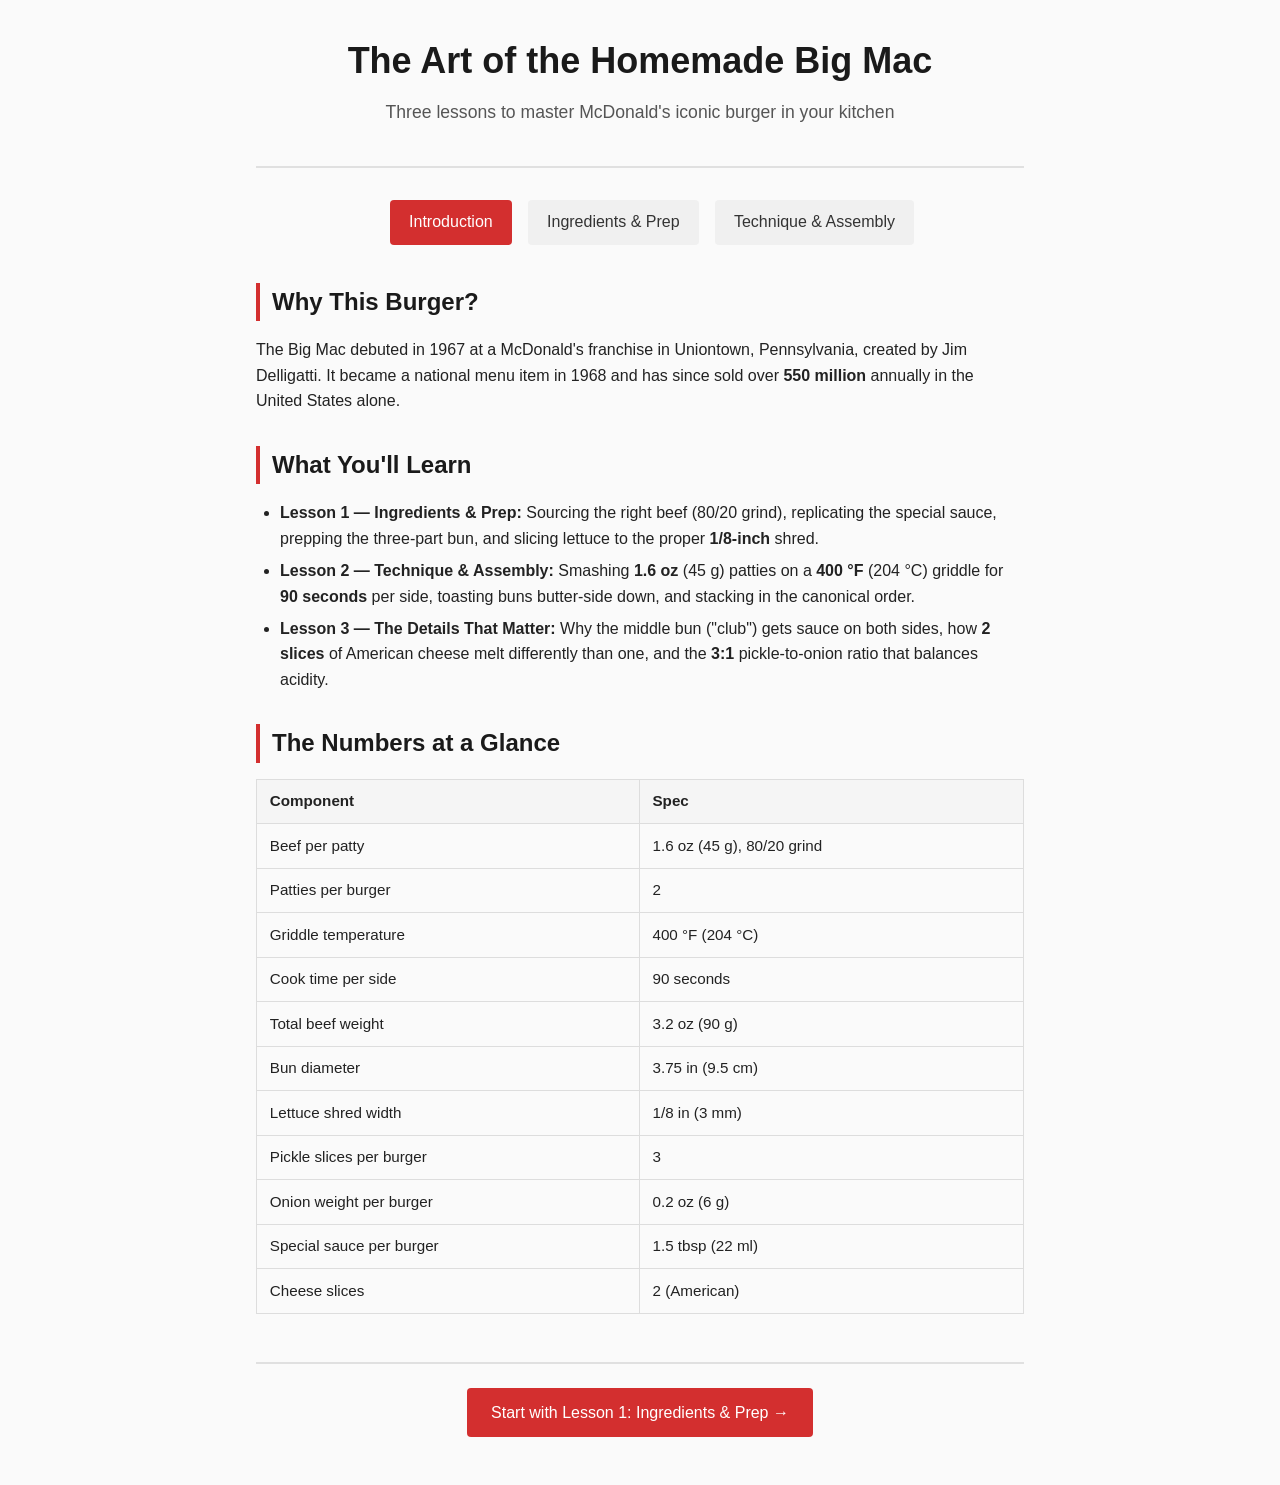
<file: index.html>
<!doctype html>
<html lang="en">
<head>
<meta charset="utf-8">
<meta name="viewport" content="width=device-width, initial-scale=1">
<title>How to Make a Big Mac at Home</title>
<link rel="stylesheet" href="style.css">
</head>
<body>
<header>
<h1>The Art of the Homemade Big Mac</h1>
<p class="tagline">Three lessons to master McDonald's iconic burger in your kitchen</p>
</header>
<nav>
<ul>
<li><a href="index.html" class="active">Introduction</a></li>
<li><a href="ingredients.html">Ingredients &amp; Prep</a></li>
<li><a href="technique.html">Technique &amp; Assembly</a></li>
</ul>
</nav>
<main>
<section>
<h2>Why This Burger?</h2>
<p>The Big Mac debuted in 1967 at a McDonald's franchise in Uniontown, Pennsylvania, created by Jim Delligatti. It became a national menu item in 1968 and has since sold over <strong>550 million</strong> annually in the United States alone.</p>
</section>
<section>
<h2>What You'll Learn</h2>
<ul>
<li><strong>Lesson 1 — Ingredients &amp; Prep:</strong> Sourcing the right beef (80/20 grind), replicating the special sauce, prepping the three-part bun, and slicing lettuce to the proper <strong>1/8-inch</strong> shred.</li>
<li><strong>Lesson 2 — Technique &amp; Assembly:</strong> Smashing <strong>1.6 oz</strong> (45 g) patties on a <strong>400 °F</strong> (204 °C) griddle for <strong>90 seconds</strong> per side, toasting buns butter-side down, and stacking in the canonical order.</li>
<li><strong>Lesson 3 — The Details That Matter:</strong> Why the middle bun ("club") gets sauce on both sides, how <strong>2 slices</strong> of American cheese melt differently than one, and the <strong>3:1</strong> pickle-to-onion ratio that balances acidity.</li>
</ul>
</section>
<section>
<h2>The Numbers at a Glance</h2>
<table>
<thead>
<tr><th>Component</th><th>Spec</th></tr>
</thead>
<tbody>
<tr><td>Beef per patty</td><td>1.6 oz (45 g), 80/20 grind</td></tr>
<tr><td>Patties per burger</td><td>2</td></tr>
<tr><td>Griddle temperature</td><td>400 °F (204 °C)</td></tr>
<tr><td>Cook time per side</td><td>90 seconds</td></tr>
<tr><td>Total beef weight</td><td>3.2 oz (90 g)</td></tr>
<tr><td>Bun diameter</td><td>3.75 in (9.5 cm)</td></tr>
<tr><td>Lettuce shred width</td><td>1/8 in (3 mm)</td></tr>
<tr><td>Pickle slices per burger</td><td>3</td></tr>
<tr><td>Onion weight per burger</td><td>0.2 oz (6 g)</td></tr>
<tr><td>Special sauce per burger</td><td>1.5 tbsp (22 ml)</td></tr>
<tr><td>Cheese slices</td><td>2 (American)</td></tr>
</tbody>
</table>
</section>
<footer>
<p><a href="ingredients.html">Start with Lesson 1: Ingredients &amp; Prep →</a></p>
</footer>
</main>
</body>
</html>
</file>
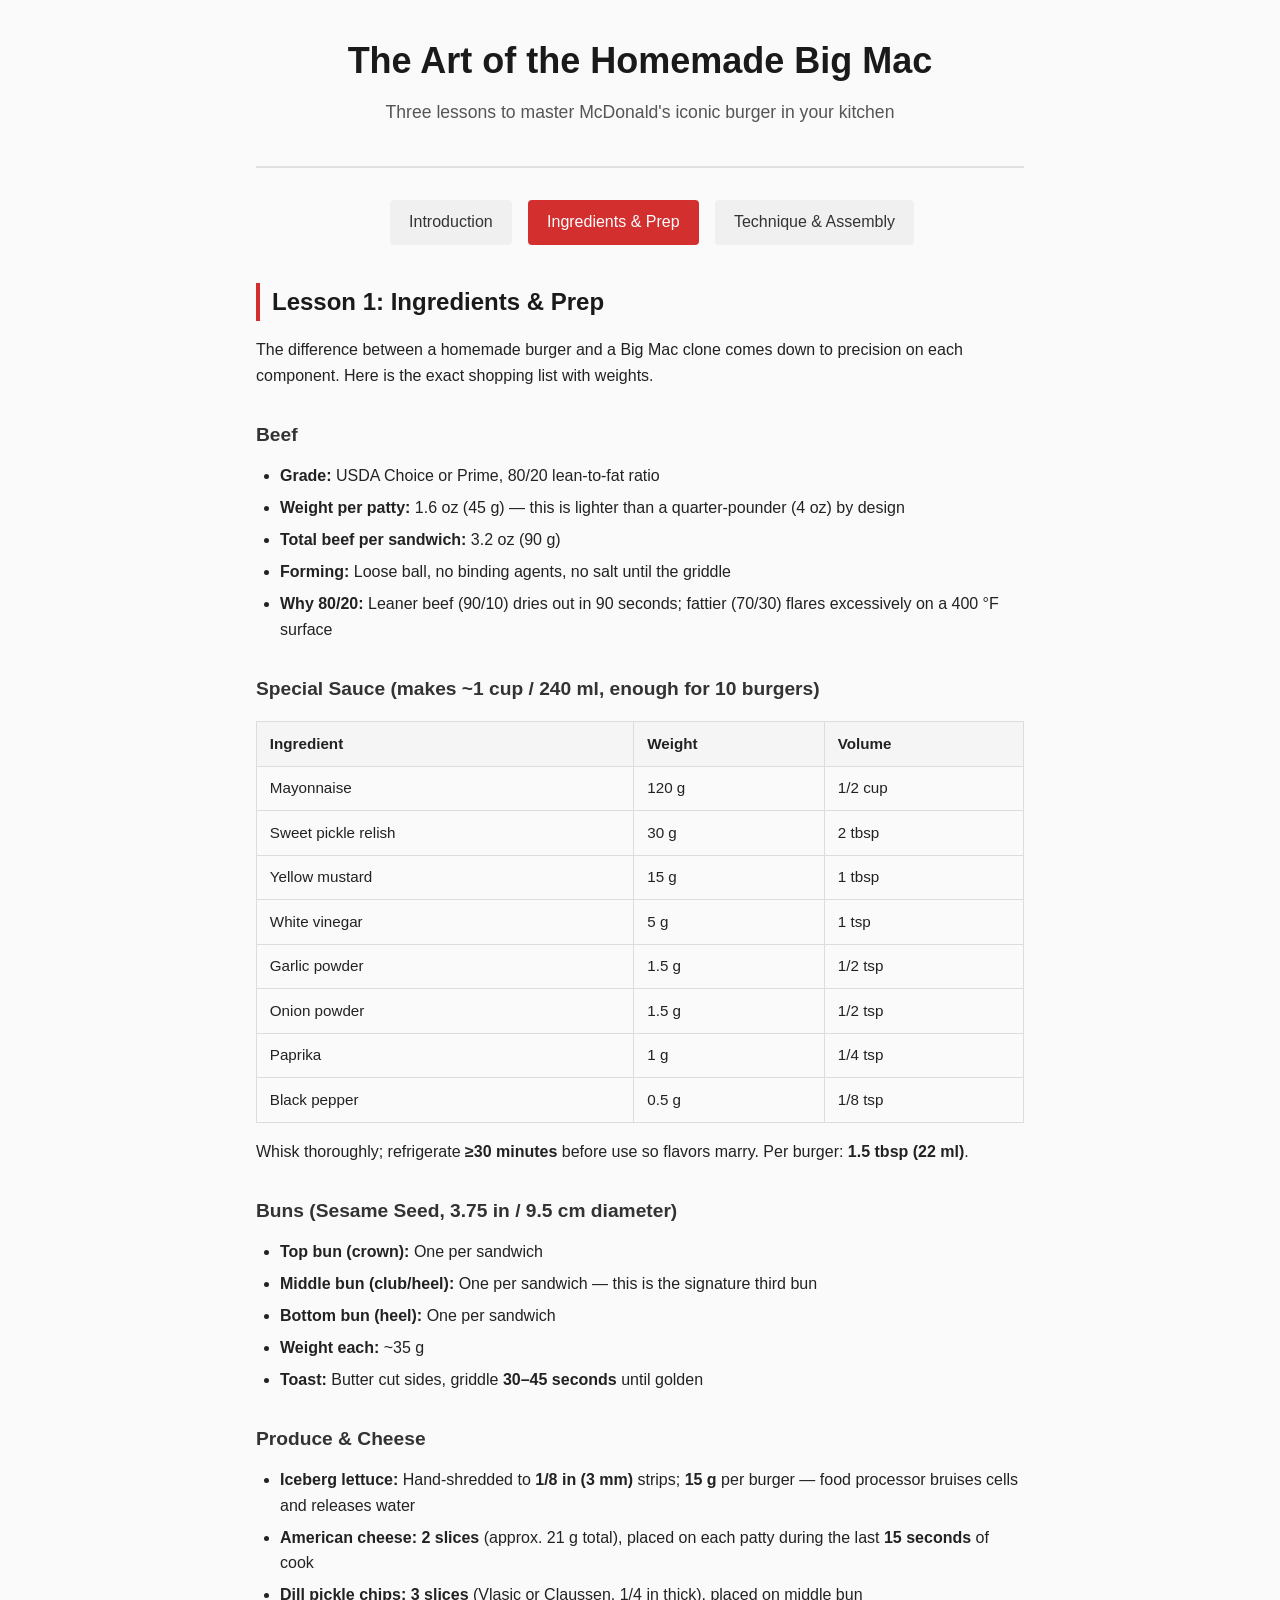
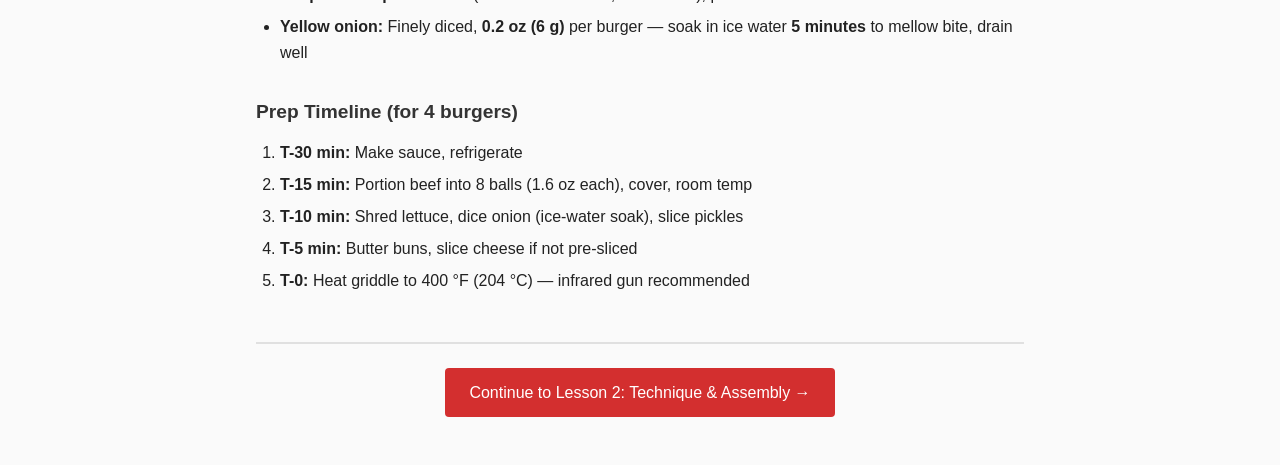
<file: ingredients.html>
<!doctype html>
<html lang="en">
<head>
<meta charset="utf-8">
<meta name="viewport" content="width=device-width, initial-scale=1">
<title>Ingredients &amp; Prep — Homemade Big Mac</title>
<link rel="stylesheet" href="style.css">
</head>
<body>
<header>
<h1>The Art of the Homemade Big Mac</h1>
<p class="tagline">Three lessons to master McDonald's iconic burger in your kitchen</p>
</header>
<nav>
<ul>
<li><a href="index.html">Introduction</a></li>
<li><a href="ingredients.html" class="active">Ingredients &amp; Prep</a></li>
<li><a href="technique.html">Technique &amp; Assembly</a></li>
</ul>
</nav>
<main>
<section>
<h2>Lesson 1: Ingredients &amp; Prep</h2>
<p>The difference between a homemade burger and a Big Mac clone comes down to precision on each component. Here is the exact shopping list with weights.</p>
</section>

<section>
<h3>Beef</h3>
<ul>
<li><strong>Grade:</strong> USDA Choice or Prime, 80/20 lean-to-fat ratio</li>
<li><strong>Weight per patty:</strong> 1.6 oz (45 g) — this is lighter than a quarter-pounder (4 oz) by design</li>
<li><strong>Total beef per sandwich:</strong> 3.2 oz (90 g)</li>
<li><strong>Forming:</strong> Loose ball, no binding agents, no salt until the griddle</li>
<li><strong>Why 80/20:</strong> Leaner beef (90/10) dries out in 90 seconds; fattier (70/30) flares excessively on a 400 °F surface</li>
</ul>
</section>

<section>
<h3>Special Sauce (makes ~1 cup / 240 ml, enough for 10 burgers)</h3>
<table>
<thead><tr><th>Ingredient</th><th>Weight</th><th>Volume</th></tr></thead>
<tbody>
<tr><td>Mayonnaise</td><td>120 g</td><td>1/2 cup</td></tr>
<tr><td>Sweet pickle relish</td><td>30 g</td><td>2 tbsp</td></tr>
<tr><td>Yellow mustard</td><td>15 g</td><td>1 tbsp</td></tr>
<tr><td>White vinegar</td><td>5 g</td><td>1 tsp</td></tr>
<tr><td>Garlic powder</td><td>1.5 g</td><td>1/2 tsp</td></tr>
<tr><td>Onion powder</td><td>1.5 g</td><td>1/2 tsp</td></tr>
<tr><td>Paprika</td><td>1 g</td><td>1/4 tsp</td></tr>
<tr><td>Black pepper</td><td>0.5 g</td><td>1/8 tsp</td></tr>
</tbody>
</table>
<p>Whisk thoroughly; refrigerate <strong>≥30 minutes</strong> before use so flavors marry. Per burger: <strong>1.5 tbsp (22 ml)</strong>.</p>
</section>

<section>
<h3>Buns (Sesame Seed, 3.75 in / 9.5 cm diameter)</h3>
<ul>
<li><strong>Top bun (crown):</strong> One per sandwich</li>
<li><strong>Middle bun (club/heel):</strong> One per sandwich — this is the signature third bun</li>
<li><strong>Bottom bun (heel):</strong> One per sandwich</li>
<li><strong>Weight each:</strong> ~35 g</li>
<li><strong>Toast:</strong> Butter cut sides, griddle <strong>30–45 seconds</strong> until golden</li>
</ul>
</section>

<section>
<h3>Produce &amp; Cheese</h3>
<ul>
<li><strong>Iceberg lettuce:</strong> Hand-shredded to <strong>1/8 in (3 mm)</strong> strips; <strong>15 g</strong> per burger — food processor bruises cells and releases water</li>
<li><strong>American cheese:</strong> <strong>2 slices</strong> (approx. 21 g total), placed on each patty during the last <strong>15 seconds</strong> of cook</li>
<li><strong>Dill pickle chips:</strong> <strong>3 slices</strong> (Vlasic or Claussen, 1/4 in thick), placed on middle bun</li>
<li><strong>Yellow onion:</strong> Finely diced, <strong>0.2 oz (6 g)</strong> per burger — soak in ice water <strong>5 minutes</strong> to mellow bite, drain well</li>
</ul>
</section>

<section>
<h3>Prep Timeline (for 4 burgers)</h3>
<ol>
<li><strong>T-30 min:</strong> Make sauce, refrigerate</li>
<li><strong>T-15 min:</strong> Portion beef into 8 balls (1.6 oz each), cover, room temp</li>
<li><strong>T-10 min:</strong> Shred lettuce, dice onion (ice-water soak), slice pickles</li>
<li><strong>T-5 min:</strong> Butter buns, slice cheese if not pre-sliced</li>
<li><strong>T-0:</strong> Heat griddle to 400 °F (204 °C) — infrared gun recommended</li>
</ol>
</section>

<footer>
<p><a href="technique.html">Continue to Lesson 2: Technique &amp; Assembly →</a></p>
</footer>
</main>
</body>
</html>
</file>
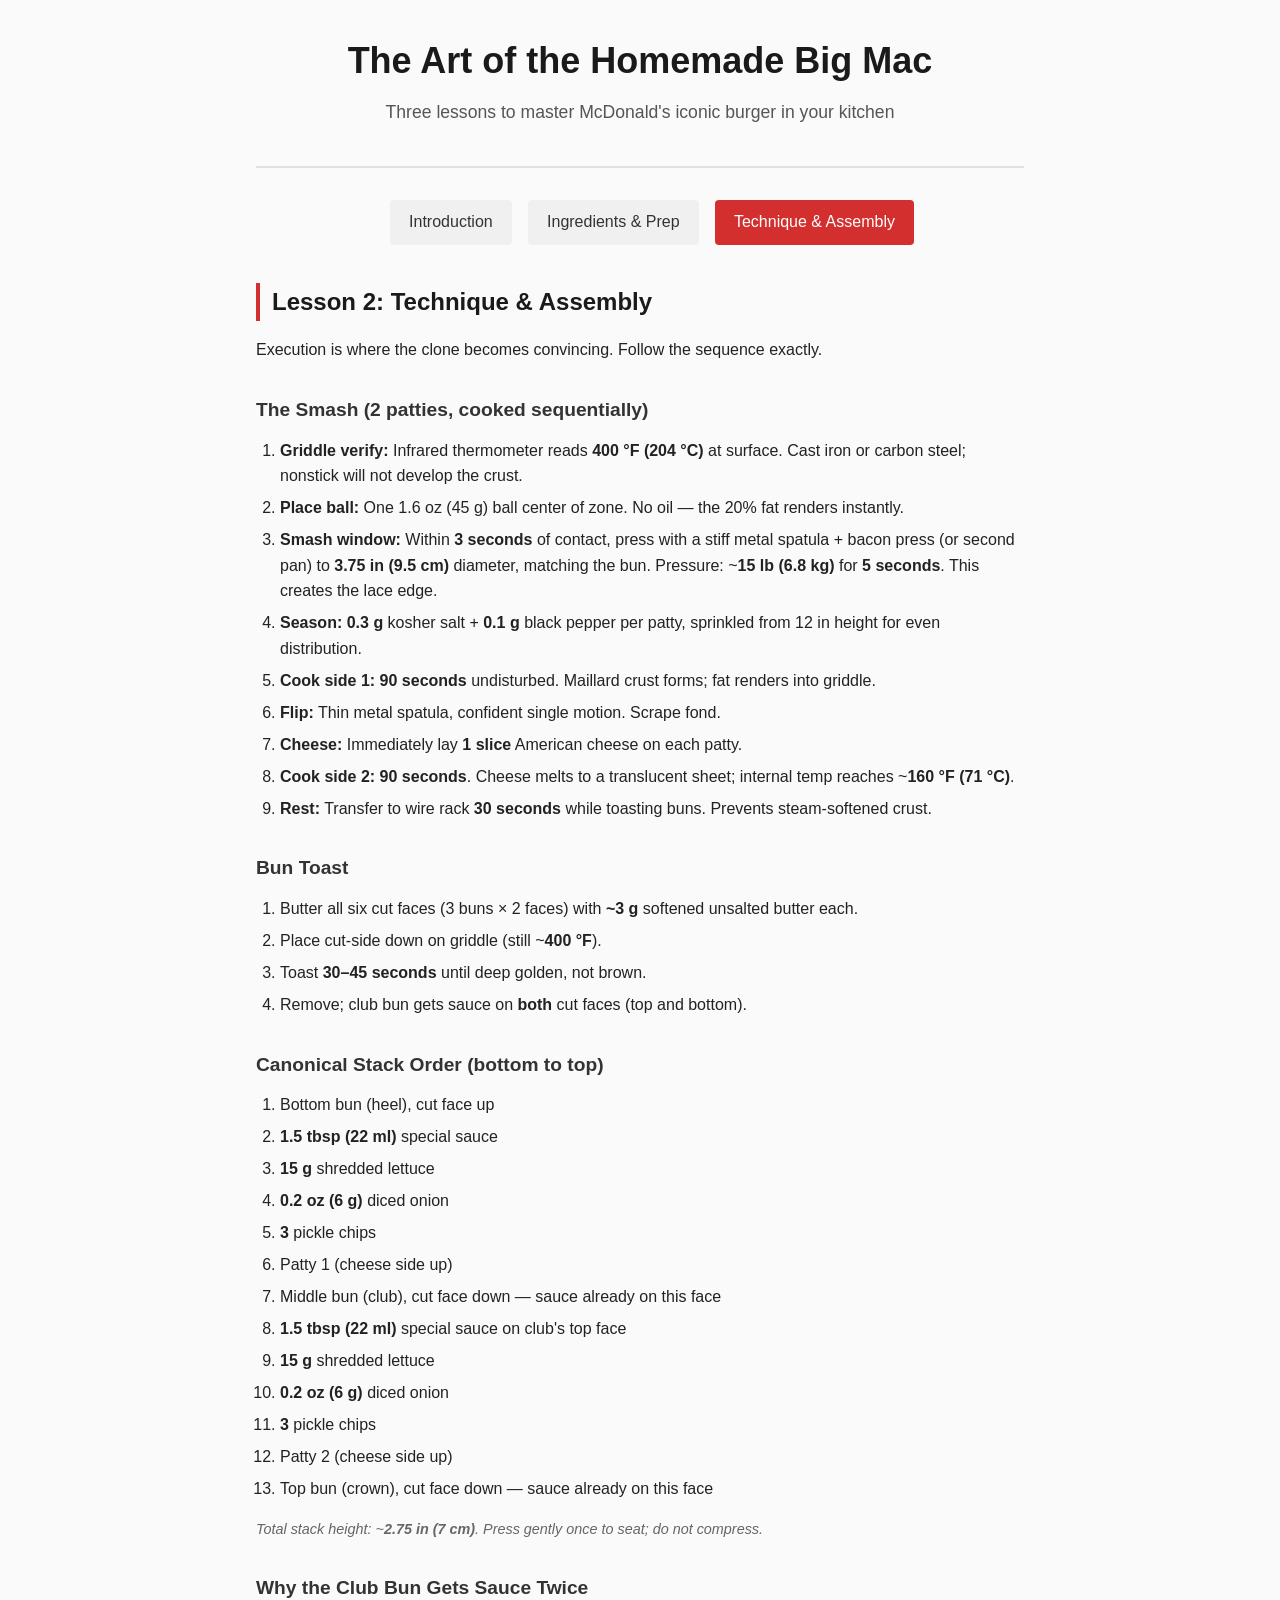
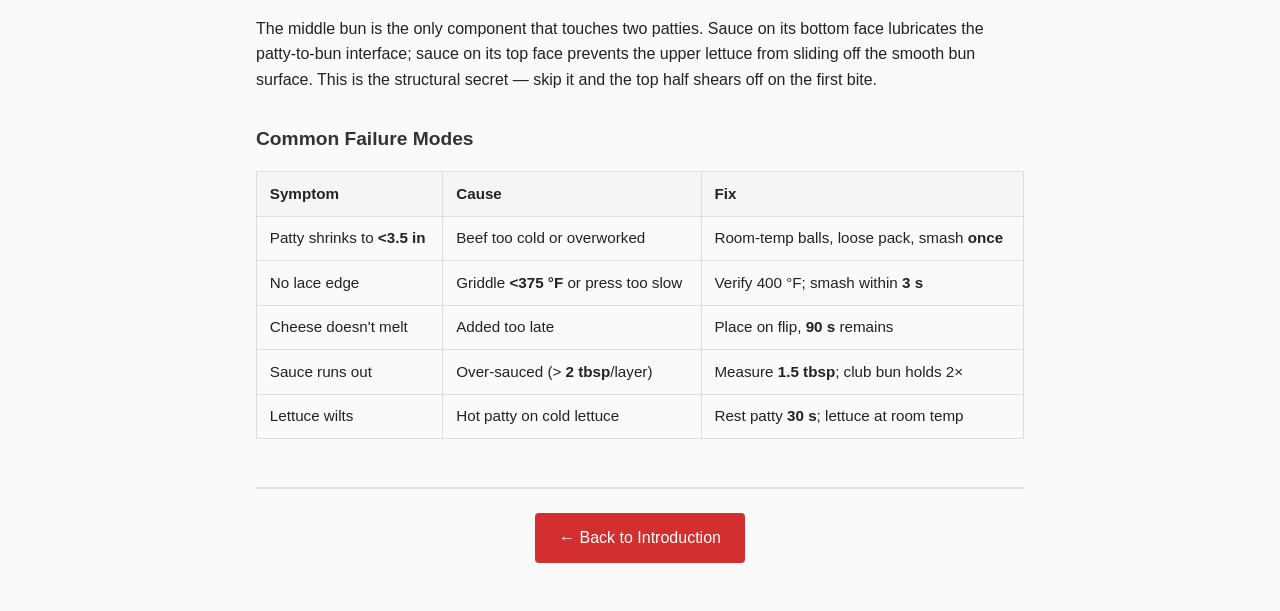
<file: technique.html>
<!doctype html>
<html lang="en">
<head>
<meta charset="utf-8">
<meta name="viewport" content="width=device-width, initial-scale=1">
<title>Technique &amp; Assembly — Homemade Big Mac</title>
<link rel="stylesheet" href="style.css">
</head>
<body>
<header>
<h1>The Art of the Homemade Big Mac</h1>
<p class="tagline">Three lessons to master McDonald's iconic burger in your kitchen</p>
</header>
<nav>
<ul>
<li><a href="index.html">Introduction</a></li>
<li><a href="ingredients.html">Ingredients &amp; Prep</a></li>
<li><a href="technique.html" class="active">Technique &amp; Assembly</a></li>
</ul>
</nav>
<main>
<section>
<h2>Lesson 2: Technique &amp; Assembly</h2>
<p>Execution is where the clone becomes convincing. Follow the sequence exactly.</p>
</section>

<section>
<h3>The Smash (2 patties, cooked sequentially)</h3>
<ol>
<li><strong>Griddle verify:</strong> Infrared thermometer reads <strong>400 °F (204 °C)</strong> at surface. Cast iron or carbon steel; nonstick will not develop the crust.</li>
<li><strong>Place ball:</strong> One 1.6 oz (45 g) ball center of zone. No oil — the 20% fat renders instantly.</li>
<li><strong>Smash window:</strong> Within <strong>3 seconds</strong> of contact, press with a stiff metal spatula + bacon press (or second pan) to <strong>3.75 in (9.5 cm)</strong> diameter, matching the bun. Pressure: ~<strong>15 lb (6.8 kg)</strong> for <strong>5 seconds</strong>. This creates the lace edge.</li>
<li><strong>Season:</strong> <strong>0.3 g</strong> kosher salt + <strong>0.1 g</strong> black pepper per patty, sprinkled from 12 in height for even distribution.</li>
<li><strong>Cook side 1:</strong> <strong>90 seconds</strong> undisturbed. Maillard crust forms; fat renders into griddle.</li>
<li><strong>Flip:</strong> Thin metal spatula, confident single motion. Scrape fond.</li>
<li><strong>Cheese:</strong> Immediately lay <strong>1 slice</strong> American cheese on each patty.</li>
<li><strong>Cook side 2:</strong> <strong>90 seconds</strong>. Cheese melts to a translucent sheet; internal temp reaches ~<strong>160 °F (71 °C)</strong>.</li>
<li><strong>Rest:</strong> Transfer to wire rack <strong>30 seconds</strong> while toasting buns. Prevents steam-softened crust.</li>
</ol>
</section>

<section>
<h3>Bun Toast</h3>
<ol>
<li>Butter all six cut faces (3 buns × 2 faces) with <strong>~3 g</strong> softened unsalted butter each.</li>
<li>Place cut-side down on griddle (still ~<strong>400 °F</strong>).</li>
<li>Toast <strong>30–45 seconds</strong> until deep golden, not brown.</li>
<li>Remove; club bun gets sauce on <strong>both</strong> cut faces (top and bottom).</li>
</ol>
</section>

<section>
<h3>Canonical Stack Order (bottom to top)</h3>
<ol>
<li>Bottom bun (heel), cut face up</li>
<li><strong>1.5 tbsp (22 ml)</strong> special sauce</li>
<li><strong>15 g</strong> shredded lettuce</li>
<li><strong>0.2 oz (6 g)</strong> diced onion</li>
<li><strong>3</strong> pickle chips</li>
<li>Patty 1 (cheese side up)</li>
<li>Middle bun (club), cut face down — sauce already on this face</li>
<li><strong>1.5 tbsp (22 ml)</strong> special sauce on club's top face</li>
<li><strong>15 g</strong> shredded lettuce</li>
<li><strong>0.2 oz (6 g)</strong> diced onion</li>
<li><strong>3</strong> pickle chips</li>
<li>Patty 2 (cheese side up)</li>
<li>Top bun (crown), cut face down — sauce already on this face</li>
</ol>
<p class="note">Total stack height: ~<strong>2.75 in (7 cm)</strong>. Press gently once to seat; do not compress.</p>
</section>

<section>
<h3>Why the Club Bun Gets Sauce Twice</h3>
<p>The middle bun is the only component that touches two patties. Sauce on its bottom face lubricates the patty-to-bun interface; sauce on its top face prevents the upper lettuce from sliding off the smooth bun surface. This is the structural secret — skip it and the top half shears off on the first bite.</p>
</section>

<section>
<h3>Common Failure Modes</h3>
<table>
<thead><tr><th>Symptom</th><th>Cause</th><th>Fix</th></tr></thead>
<tbody>
<tr><td>Patty shrinks to <strong>&lt;3.5 in</strong></td><td>Beef too cold or overworked</td><td>Room-temp balls, loose pack, smash <strong>once</strong></td></tr>
<tr><td>No lace edge</td><td>Griddle <strong>&lt;375 °F</strong> or press too slow</td><td>Verify 400 °F; smash within <strong>3 s</strong></td></tr>
<tr><td>Cheese doesn't melt</td><td>Added too late</td><td>Place on flip, <strong>90 s</strong> remains</td></tr>
<tr><td>Sauce runs out</td><td>Over-sauced (> <strong>2 tbsp</strong>/layer)</td><td>Measure <strong>1.5 tbsp</strong>; club bun holds 2×</td></tr>
<tr><td>Lettuce wilts</td><td>Hot patty on cold lettuce</td><td>Rest patty <strong>30 s</strong>; lettuce at room temp</td></tr>
</tbody>
</table>
</section>

<footer>
<p><a href="index.html">← Back to Introduction</a></p>
</footer>
</main>
</body>
</html>
</file>
<file: style.css>
/* Homemade Big Mac Site Styles */
* { box-sizing: border-box; margin: 0; padding: 0; }

body {
font-family: -apple-system, BlinkMacSystemFont, "Segoe UI", Roboto, Helvetica, Arial, sans-serif;
line-height: 1.6;
color: #222;
background: #fafafa;
max-width: 800px;
margin: 0 auto;
padding: 2rem 1rem;
}

header {
text-align: center;
margin-bottom: 2rem;
padding-bottom: 1.5rem;
border-bottom: 2px solid #e0e0e0;
}

header h1 {
font-size: 2.25rem;
font-weight: 700;
color: #1a1a1a;
margin-bottom: 0.5rem;
}

.tagline {
font-size: 1.1rem;
color: #555;
}

nav {
margin-bottom: 2rem;
}

nav ul {
display: flex;
justify-content: center;
gap: 1rem;
list-style: none;
flex-wrap: wrap;
}

nav a {
display: block;
padding: 0.6rem 1.2rem;
background: #f0f0f0;
color: #333;
text-decoration: none;
border-radius: 4px;
font-weight: 500;
transition: background 0.2s, color 0.2s;
}

nav a:hover { background: #e0e0e0; }
nav a.active { background: #d32f2f; color: #fff; }
nav a.active:hover { background: #b71c1c; }

main section {
margin-bottom: 2rem;
}

main h2 {
font-size: 1.5rem;
font-weight: 600;
margin-bottom: 1rem;
color: #1a1a1a;
border-left: 4px solid #d32f2f;
padding-left: 0.75rem;
}

main h3 {
font-size: 1.2rem;
font-weight: 600;
margin: 1.5rem 0 0.75rem;
color: #333;
}

p { margin-bottom: 1rem; }

ul, ol { margin: 0.5rem 0 1rem 1.5rem; }
li { margin-bottom: 0.4rem; }

.note {
font-size: 0.9rem;
color: #666;
font-style: italic;
margin-top: 1rem;
}

table {
width: 100%;
border-collapse: collapse;
margin: 1rem 0;
font-size: 0.95rem;
}

th, td {
padding: 0.6rem 0.8rem;
border: 1px solid #ddd;
text-align: left;
}

th {
background: #f5f5f5;
font-weight: 600;
}

tr:nth-child(even) td { background: #fafafa; }

footer {
margin-top: 3rem;
padding-top: 1.5rem;
border-top: 2px solid #e0e0e0;
text-align: center;
}

footer a {
display: inline-block;
padding: 0.75rem 1.5rem;
background: #d32f2f;
color: #fff;
text-decoration: none;
border-radius: 4px;
font-weight: 500;
transition: background 0.2s;
}

footer a:hover { background: #b71c1c; }

strong { font-weight: 600; }

@media (max-width: 600px) {
header h1 { font-size: 1.75rem; }
main h2 { font-size: 1.3rem; }
nav a { padding: 0.5rem 0.8rem; font-size: 0.9rem; }
}
</file>
